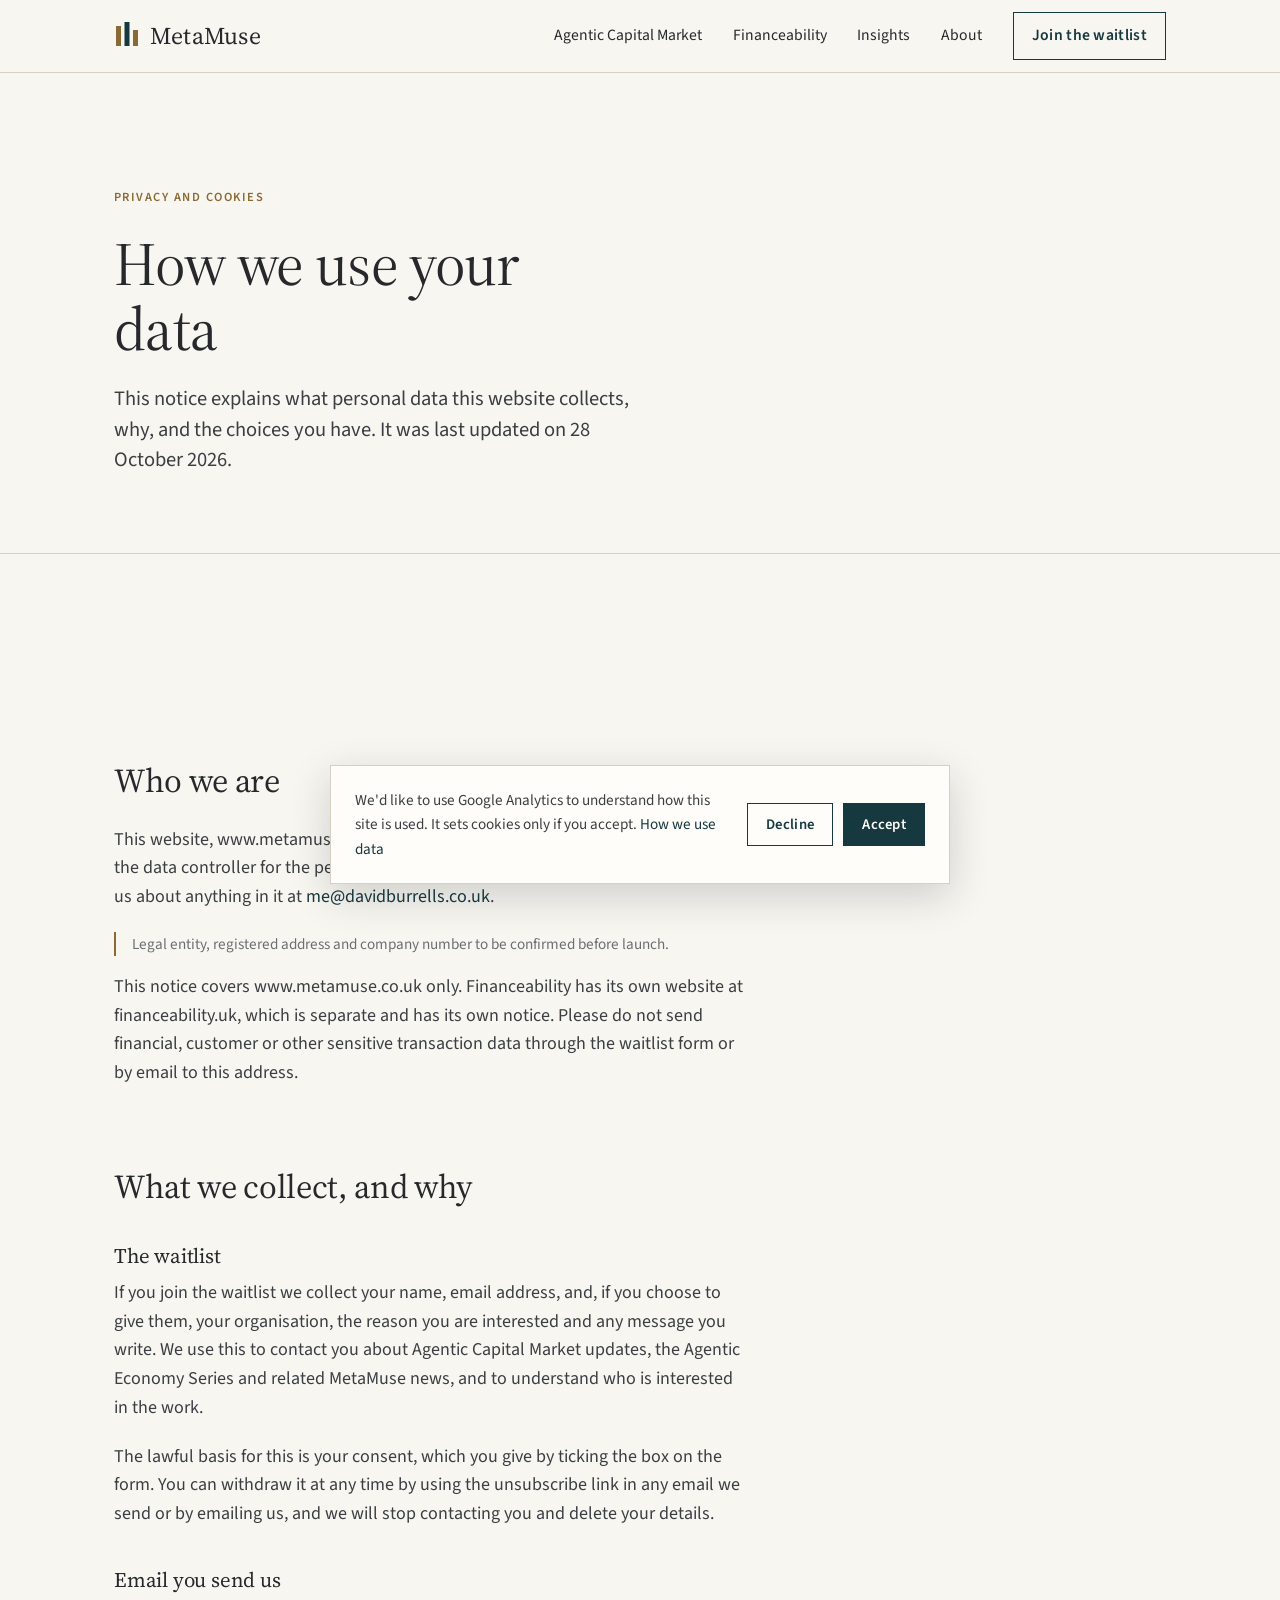
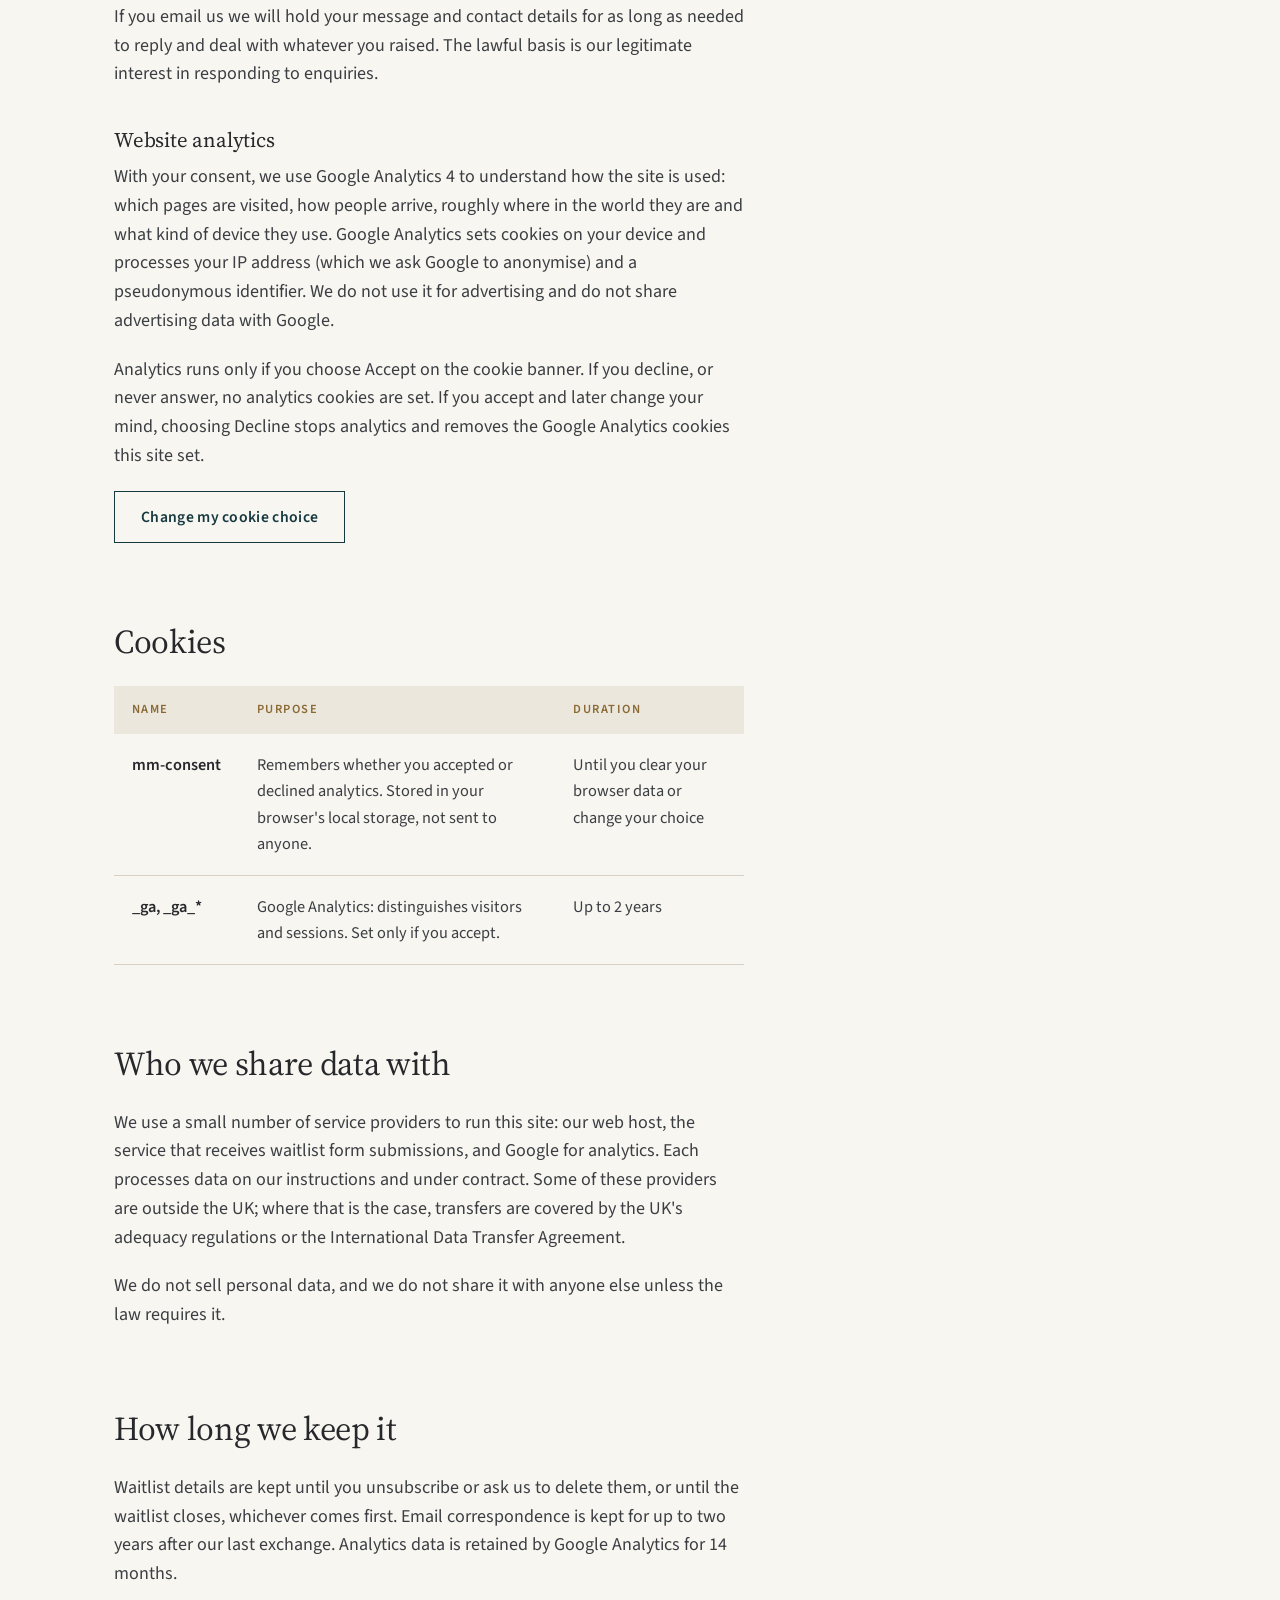
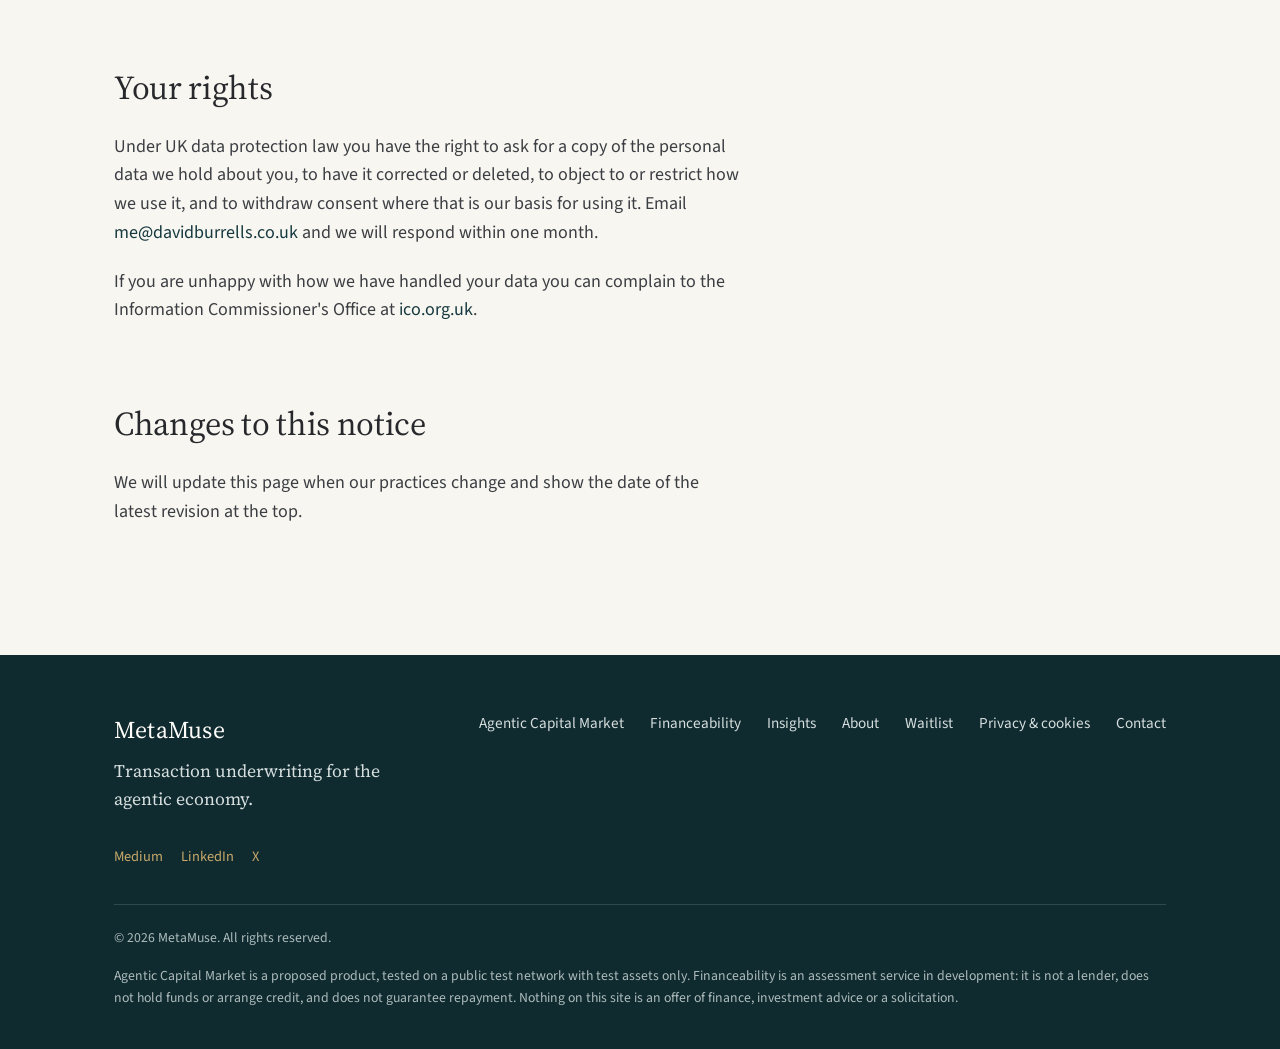
<file: privacy.html>
<!doctype html>
<html lang="en-GB">
<head>
  <meta charset="utf-8">
  <meta name="viewport" content="width=device-width, initial-scale=1">
  <title>Privacy and cookies — MetaMuse</title>
  <meta name="description" content="How MetaMuse collects and uses personal data on this website, and the cookies it sets.">
  <link rel="canonical" href="https://www.metamuse.co.uk/privacy.html">
  <link rel="icon" href="favicon.svg" type="image/svg+xml">
  <link rel="preconnect" href="https://fonts.googleapis.com">
  <link rel="preconnect" href="https://fonts.gstatic.com" crossorigin>
  <link href="https://fonts.googleapis.com/css2?family=Source+Sans+3:wght@400;600&family=Source+Serif+4:opsz,wght@8..60,400;8..60,500&display=swap" rel="stylesheet">
  <link rel="stylesheet" href="style.css">
</head>
<body>
<a class="skip" href="#main">Skip to content</a>

<header class="site-header">
  <div class="wrap">
    <a class="brand" href="index.html" aria-label="MetaMuse home">
      <svg class="mark" viewBox="0 0 26 26" aria-hidden="true"><rect x="2" y="4" width="5" height="20" fill="#8a6a34"/><rect x="10.5" y="0" width="5" height="24" fill="#16393f"/><rect x="19" y="8" width="5" height="16" fill="#8a6a34"/></svg>
      MetaMuse
    </a>
    <button class="nav-toggle" aria-expanded="false" aria-controls="nav">Menu</button>
    <nav class="nav" id="nav" aria-label="Primary">
      <a href="agentic-capital-market.html">Agentic Capital Market</a>
      <a href="https://financeability.uk" rel="noopener" data-track="financeability_outbound" data-track-location="header">Financeability<span class="visually-hidden"> (opens financeability.uk)</span></a>
      <a href="insights.html">Insights</a>
      <a href="about.html">About</a>
      <a class="btn ghost" href="waitlist.html">Join the waitlist</a>
    </nav>
  </div>
</header>

<main id="main">

  <section class="page-hero">
    <div class="wrap">
      <p class="eyebrow">Privacy and cookies</p>
      <h1>How we use your data</h1>
      <p class="lede">This notice explains what personal data this website collects, why, and the choices you have. It was last updated on 28 October 2026.</p>
    </div>
  </section>

  <section class="section">
    <div class="wrap">
      <div class="prose">

        <h2>Who we are</h2>
        <p>This website, www.metamuse.co.uk, is operated by MetaMuse (“we”, “us”). We are the data controller for the personal data described in this notice. You can contact us about anything in it at <a href="mailto:me@davidburrells.co.uk">me@davidburrells.co.uk</a>.</p>
        <p class="note">Legal entity, registered address and company number to be confirmed before launch.</p>
        <p>This notice covers www.metamuse.co.uk only. Financeability has its own website at financeability.uk, which is separate and has its own notice. Please do not send financial, customer or other sensitive transaction data through the waitlist form or by email to this address.</p>

        <h2>What we collect, and why</h2>

        <h3>The waitlist</h3>
        <p>If you join the waitlist we collect your name, email address, and, if you choose to give them, your organisation, the reason you are interested and any message you write. We use this to contact you about Agentic Capital Market updates, the Agentic Economy Series and related MetaMuse news, and to understand who is interested in the work.</p>
        <p>The lawful basis for this is your consent, which you give by ticking the box on the form. You can withdraw it at any time by using the unsubscribe link in any email we send or by emailing us, and we will stop contacting you and delete your details.</p>

        <h3>Email you send us</h3>
        <p>If you email us we will hold your message and contact details for as long as needed to reply and deal with whatever you raised. The lawful basis is our legitimate interest in responding to enquiries.</p>

        <h3>Website analytics</h3>
        <p>With your consent, we use Google Analytics 4 to understand how the site is used: which pages are visited, how people arrive, roughly where in the world they are and what kind of device they use. Google Analytics sets cookies on your device and processes your IP address (which we ask Google to anonymise) and a pseudonymous identifier. We do not use it for advertising and do not share advertising data with Google.</p>
        <p>Analytics runs only if you choose Accept on the cookie banner. If you decline, or never answer, no analytics cookies are set. If you accept and later change your mind, choosing Decline stops analytics and removes the Google Analytics cookies this site set.</p>
        <p><button class="btn ghost" type="button" data-consent-reset>Change my cookie choice</button></p>

        <h2>Cookies</h2>
        <table class="table" style="margin: 16px 0 24px">
          <thead><tr><th scope="col">Name</th><th scope="col">Purpose</th><th scope="col">Duration</th></tr></thead>
          <tbody>
            <tr><td>mm-consent</td><td>Remembers whether you accepted or declined analytics. Stored in your browser's local storage, not sent to anyone.</td><td>Until you clear your browser data or change your choice</td></tr>
            <tr><td>_ga, _ga_*</td><td>Google Analytics: distinguishes visitors and sessions. Set only if you accept.</td><td>Up to 2 years</td></tr>
          </tbody>
        </table>

        <h2>Who we share data with</h2>
        <p>We use a small number of service providers to run this site: our web host, the service that receives waitlist form submissions, and Google for analytics. Each processes data on our instructions and under contract. Some of these providers are outside the UK; where that is the case, transfers are covered by the UK's adequacy regulations or the International Data Transfer Agreement.</p>
        <p>We do not sell personal data, and we do not share it with anyone else unless the law requires it.</p>

        <h2>How long we keep it</h2>
        <p>Waitlist details are kept until you unsubscribe or ask us to delete them, or until the waitlist closes, whichever comes first. Email correspondence is kept for up to two years after our last exchange. Analytics data is retained by Google Analytics for 14 months.</p>

        <h2>Your rights</h2>
        <p>Under UK data protection law you have the right to ask for a copy of the personal data we hold about you, to have it corrected or deleted, to object to or restrict how we use it, and to withdraw consent where that is our basis for using it. Email <a href="mailto:me@davidburrells.co.uk">me@davidburrells.co.uk</a> and we will respond within one month.</p>
        <p>If you are unhappy with how we have handled your data you can complain to the Information Commissioner's Office at <a href="https://ico.org.uk" rel="noopener">ico.org.uk</a>.</p>

        <h2>Changes to this notice</h2>
        <p>We will update this page when our practices change and show the date of the latest revision at the top.</p>

      </div>
    </div>
  </section>

</main>

<footer class="site-footer">
  <div class="wrap">
    <div class="top">
      <div>
        <a class="brand" href="index.html">MetaMuse</a>
        <p class="tag">Transaction underwriting for the agentic economy.</p>
      </div>
      <nav aria-label="Footer">
        <a href="agentic-capital-market.html">Agentic Capital Market</a>
        <a href="https://financeability.uk" rel="noopener" data-track="financeability_outbound" data-track-location="footer">Financeability<span class="visually-hidden"> (opens financeability.uk)</span></a>
        <a href="insights.html">Insights</a>
        <a href="about.html">About</a>
        <a href="waitlist.html">Waitlist</a>
        <a href="privacy.html">Privacy &amp; cookies</a>
        <a href="mailto:me@davidburrells.co.uk">Contact</a>
      </nav>
      <nav class="social" aria-label="Social">
        <a href="https://medium.com/@dburrells" rel="me noopener" target="_blank">Medium</a>
        <a href="https://www.linkedin.com/in/daveburrells/" rel="me noopener" target="_blank">LinkedIn</a>
        <a href="https://x.com/dburrells" rel="me noopener" target="_blank">X</a>
      </nav>
    </div>
    <div class="bottom">
      <span>&copy; <span data-year>2026</span> MetaMuse. All rights reserved.</span>
      <span>Agentic Capital Market is a proposed product, tested on a public test network with test assets only. Financeability is an assessment service in development: it is not a lender, does not hold funds or arrange credit, and does not guarantee repayment. Nothing on this site is an offer of finance, investment advice or a solicitation.</span>
    </div>
  </div>
</footer>

<div class="cookie" role="dialog" aria-label="Cookie choice" aria-live="polite">
  <p>We'd like to use Google Analytics to understand how this site is used. It sets cookies only if you accept. <a href="privacy.html">How we use data</a></p>
  <div class="actions">
    <button class="btn ghost" type="button" data-consent="decline">Decline</button>
    <button class="btn" type="button" data-consent="accept">Accept</button>
  </div>
</div>

<script src="main.js"></script>
</body>
</html>
</file>
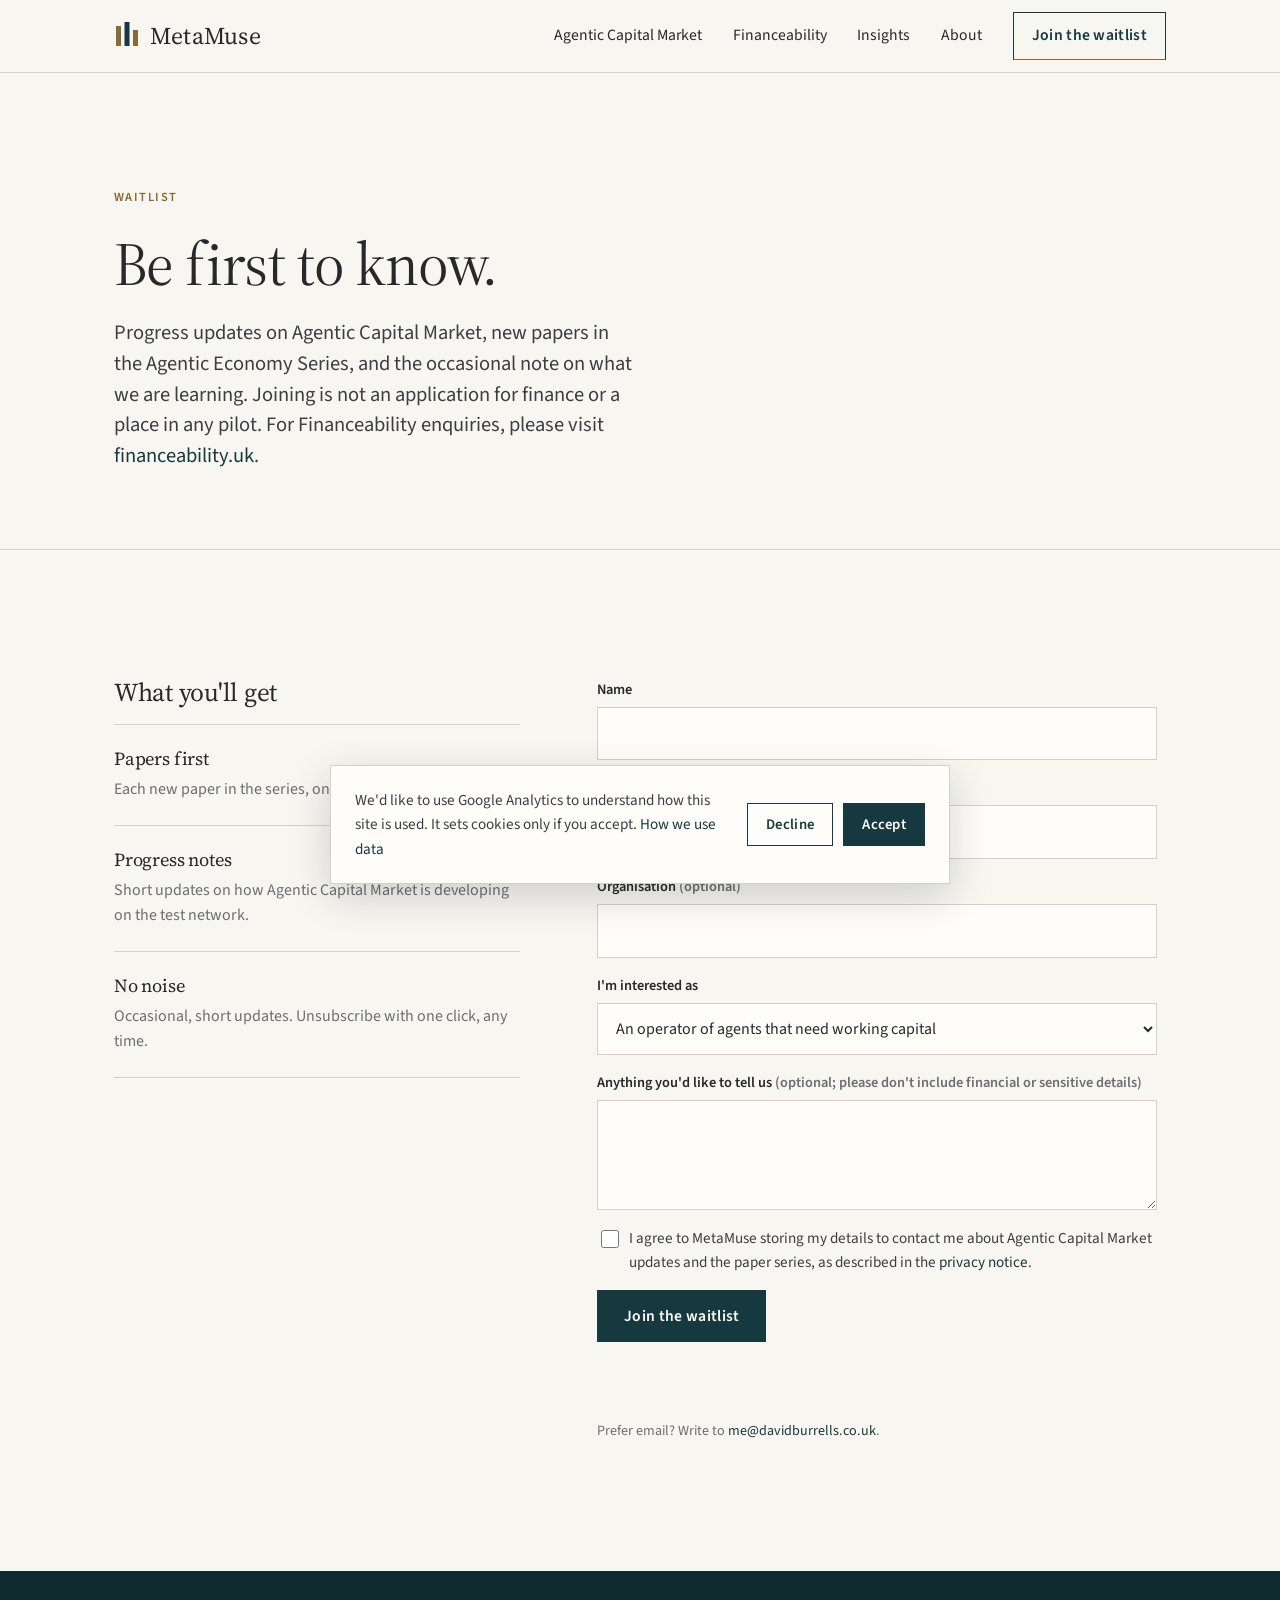
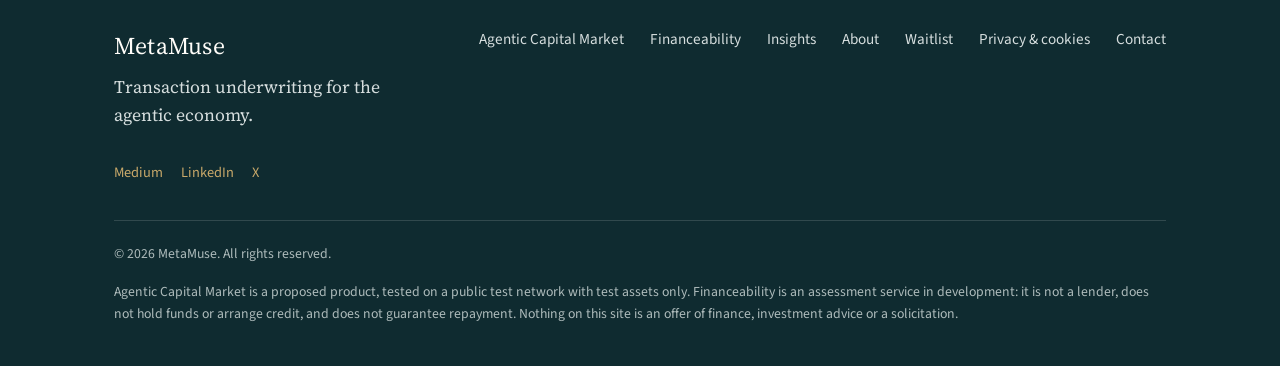
<file: waitlist.html>
<!doctype html>
<html lang="en-GB">
<head>
  <meta charset="utf-8">
  <meta name="viewport" content="width=device-width, initial-scale=1">
  <title>Join the waitlist — MetaMuse</title>
  <meta name="description" content="Join the MetaMuse waitlist for progress updates on Agentic Capital Market and new papers in the Agentic Economy Series.">
  <link rel="canonical" href="https://www.metamuse.co.uk/waitlist.html">
  <link rel="icon" href="favicon.svg" type="image/svg+xml">
  <link rel="preconnect" href="https://fonts.googleapis.com">
  <link rel="preconnect" href="https://fonts.gstatic.com" crossorigin>
  <link href="https://fonts.googleapis.com/css2?family=Source+Sans+3:wght@400;600&family=Source+Serif+4:opsz,wght@8..60,400;8..60,500&display=swap" rel="stylesheet">
  <link rel="stylesheet" href="style.css">
</head>
<body>
<a class="skip" href="#main">Skip to content</a>

<header class="site-header">
  <div class="wrap">
    <a class="brand" href="index.html" aria-label="MetaMuse home">
      <svg class="mark" viewBox="0 0 26 26" aria-hidden="true"><rect x="2" y="4" width="5" height="20" fill="#8a6a34"/><rect x="10.5" y="0" width="5" height="24" fill="#16393f"/><rect x="19" y="8" width="5" height="16" fill="#8a6a34"/></svg>
      MetaMuse
    </a>
    <button class="nav-toggle" aria-expanded="false" aria-controls="nav">Menu</button>
    <nav class="nav" id="nav" aria-label="Primary">
      <a href="agentic-capital-market.html">Agentic Capital Market</a>
      <a href="https://financeability.uk" rel="noopener" data-track="financeability_outbound" data-track-location="header">Financeability<span class="visually-hidden"> (opens financeability.uk)</span></a>
      <a href="insights.html">Insights</a>
      <a href="about.html">About</a>
      <a class="btn ghost" href="waitlist.html" aria-current="page">Join the waitlist</a>
    </nav>
  </div>
</header>

<main id="main">

  <section class="page-hero">
    <div class="wrap">
      <p class="eyebrow">Waitlist</p>
      <h1>Be first to know.</h1>
      <p class="lede">Progress updates on Agentic Capital Market, new papers in the Agentic Economy Series, and the occasional note on what we are learning. Joining is not an application for finance or a place in any pilot. For Financeability enquiries, please visit <a href="https://financeability.uk" rel="noopener" data-track="financeability_outbound" data-track-location="waitlist">financeability.uk</a>.</p>
    </div>
  </section>

  <section class="section">
    <div class="wrap">
      <div class="split">
        <div class="measure">
          <h2 style="font-size: 1.6rem; margin-bottom: 18px">What you'll get</h2>
          <ul class="line-list plain">
            <li><div><h4>Papers first</h4><p>Each new paper in the series, on the day it publishes.</p></div></li>
            <li><div><h4>Progress notes</h4><p>Short updates on how Agentic Capital Market is developing on the test network.</p></div></li>
            <li><div><h4>No noise</h4><p>Occasional, short updates. Unsubscribe with one click, any time.</p></div></li>
          </ul>
        </div>
        <form class="waitlist-form" action="#" method="post" novalidate>
          <div class="field">
            <label for="wl-name">Name</label>
            <input id="wl-name" name="name" type="text" autocomplete="name" required>
          </div>
          <div class="field">
            <label for="wl-email">Email</label>
            <input id="wl-email" name="email" type="email" autocomplete="email" required>
          </div>
          <div class="field">
            <label for="wl-org">Organisation <span class="muted">(optional)</span></label>
            <input id="wl-org" name="organisation" type="text" autocomplete="organization">
          </div>
          <div class="field">
            <label for="wl-interest">I'm interested as</label>
            <select id="wl-interest" name="interest">
              <option>An operator of agents that need working capital</option>
              <option>A lender or financial institution</option>
              <option>A platform or protocol builder</option>
              <option>A reader of the papers</option>
              <option>Something else</option>
            </select>
          </div>
          <div class="field">
            <label for="wl-msg">Anything you'd like to tell us <span class="muted">(optional; please don't include financial or sensitive details)</span></label>
            <textarea id="wl-msg" name="message"></textarea>
          </div>
          <div class="hp" aria-hidden="true">
            <label for="wl-website">Website</label>
            <input id="wl-website" name="company_website" type="text" tabindex="-1" autocomplete="off">
          </div>
          <div class="field check">
            <input id="wl-consent" name="consent" type="checkbox" required>
            <label for="wl-consent">I agree to MetaMuse storing my details to contact me about Agentic Capital Market updates and the paper series, as described in the <a href="privacy.html">privacy notice</a>.</label>
          </div>
          <div>
            <button class="btn" type="submit">Join the waitlist</button>
          </div>
          <p class="form-status" role="status" aria-live="polite"></p>
          <p class="form-note">Prefer email? Write to <a href="mailto:me@davidburrells.co.uk">me@davidburrells.co.uk</a>.</p>
        </form>
      </div>
    </div>
  </section>

</main>

<footer class="site-footer">
  <div class="wrap">
    <div class="top">
      <div>
        <a class="brand" href="index.html">MetaMuse</a>
        <p class="tag">Transaction underwriting for the agentic economy.</p>
      </div>
      <nav aria-label="Footer">
        <a href="agentic-capital-market.html">Agentic Capital Market</a>
        <a href="https://financeability.uk" rel="noopener" data-track="financeability_outbound" data-track-location="footer">Financeability<span class="visually-hidden"> (opens financeability.uk)</span></a>
        <a href="insights.html">Insights</a>
        <a href="about.html">About</a>
        <a href="waitlist.html">Waitlist</a>
        <a href="privacy.html">Privacy &amp; cookies</a>
        <a href="mailto:me@davidburrells.co.uk">Contact</a>
      </nav>
      <nav class="social" aria-label="Social">
        <a href="https://medium.com/@dburrells" rel="me noopener" target="_blank">Medium</a>
        <a href="https://www.linkedin.com/in/daveburrells/" rel="me noopener" target="_blank">LinkedIn</a>
        <a href="https://x.com/dburrells" rel="me noopener" target="_blank">X</a>
      </nav>
    </div>
    <div class="bottom">
      <span>&copy; <span data-year>2026</span> MetaMuse. All rights reserved.</span>
      <span>Agentic Capital Market is a proposed product, tested on a public test network with test assets only. Financeability is an assessment service in development: it is not a lender, does not hold funds or arrange credit, and does not guarantee repayment. Nothing on this site is an offer of finance, investment advice or a solicitation.</span>
    </div>
  </div>
</footer>

<div class="cookie" role="dialog" aria-label="Cookie choice" aria-live="polite">
  <p>We'd like to use Google Analytics to understand how this site is used. It sets cookies only if you accept. <a href="privacy.html">How we use data</a></p>
  <div class="actions">
    <button class="btn ghost" type="button" data-consent="decline">Decline</button>
    <button class="btn" type="button" data-consent="accept">Accept</button>
  </div>
</div>

<script src="main.js"></script>
</body>
</html>
</file>
<file: style.css>
/* MetaMuse — site styles
   Palette and type follow the Agentic Capital Market deck:
   warm stone ground, deep teal, muted gold, editorial serif. */

:root {
  --cream: #f8f6f1;
  --stone: #ece7dd;
  --stone-deep: #ddd6c8;
  --line: #d6cfc2;
  --ink: #26282b;
  --body: #3b3e42;
  --muted: #6b6e72;
  --teal: #16393f;
  --teal-deep: #0f2b30;
  --teal-soft: #1f4a51;
  --gold: #8a6a34;
  --gold-light: #c9a96a;
  --sage: #7f9389;
  --white: #fffdf9;

  --serif: "Source Serif 4", "Iowan Old Style", "Palatino Linotype", Georgia, serif;
  --sans: "Source Sans 3", "Segoe UI", "Helvetica Neue", Arial, sans-serif;

  --max: 1180px;
  --gutter: clamp(20px, 5vw, 72px);
  --section: clamp(72px, 10vw, 140px);
}

*, *::before, *::after { box-sizing: border-box; }

html { scroll-behavior: smooth; -webkit-text-size-adjust: 100%; }
@media (prefers-reduced-motion: reduce) {
  html { scroll-behavior: auto; }
  *, *::before, *::after { transition: none !important; animation: none !important; }
}

body {
  margin: 0;
  background: var(--cream);
  color: var(--body);
  font-family: var(--sans);
  font-size: 18px;
  line-height: 1.6;
  font-weight: 400;
}

h1, h2, h3, h4 {
  font-family: var(--serif);
  color: var(--ink);
  font-weight: 400;
  margin: 0;
  letter-spacing: -0.01em;
}

h1 { font-size: clamp(2.5rem, 4.4vw, 3.8rem); line-height: 1.08; }
h2 { font-size: clamp(2rem, 4vw, 3rem); line-height: 1.12; }
h3 { font-size: clamp(1.35rem, 2.2vw, 1.7rem); line-height: 1.25; }
h4 { font-size: 1.15rem; line-height: 1.3; }

p { margin: 0 0 1.1em; }
p:last-child { margin-bottom: 0; }

a { color: var(--teal); text-decoration: none; }
a:hover { text-decoration: underline; text-underline-offset: 0.18em; }
a:focus-visible, button:focus-visible, input:focus-visible, select:focus-visible, textarea:focus-visible {
  outline: 2px solid var(--gold);
  outline-offset: 3px;
}

.wrap { max-width: var(--max); margin: 0 auto; padding: 0 var(--gutter); }

.eyebrow {
  font-family: var(--sans);
  font-size: 0.78rem;
  font-weight: 600;
  letter-spacing: 0.12em;
  text-transform: uppercase;
  color: var(--gold);
  margin: 0 0 1.4rem;
}

.lede {
  font-size: clamp(1.15rem, 1.6vw, 1.4rem);
  line-height: 1.5;
  color: var(--body);
  max-width: 44ch;
}

.measure { max-width: 64ch; }
.serif { font-family: var(--serif); }
.muted { color: var(--muted); }
.small { font-size: 0.92rem; }

/* ---------- Header ---------- */

.site-header {
  position: sticky;
  top: 0;
  z-index: 50;
  background: rgba(248, 246, 241, 0.92);
  backdrop-filter: blur(8px);
  border-bottom: 1px solid var(--line);
}
.site-header .wrap {
  display: flex;
  align-items: center;
  justify-content: space-between;
  min-height: 72px;
  gap: 24px;
}
.brand {
  display: inline-flex;
  align-items: baseline;
  gap: 10px;
  font-family: var(--serif);
  font-size: 1.5rem;
  color: var(--ink);
  letter-spacing: 0.01em;
}
.brand:hover { text-decoration: none; }
.brand .mark {
  display: inline-block;
  width: 26px;
  height: 26px;
  transform: translateY(4px);
}
.nav { display: flex; align-items: center; gap: clamp(16px, 2.4vw, 34px); }
.nav a {
  font-size: 0.98rem;
  color: var(--ink);
  padding: 6px 0;
  border-bottom: 1px solid transparent;
}
.nav a:hover { text-decoration: none; border-bottom-color: var(--gold); }
.nav a[aria-current="page"] { border-bottom-color: var(--gold); }
.nav .btn { padding: 10px 18px; border: 1px solid var(--teal); }

.nav-toggle {
  display: none;
  background: none;
  border: 1px solid var(--line);
  padding: 8px 12px;
  font: inherit;
  color: var(--ink);
  cursor: pointer;
}

@media (max-width: 840px) {
  .nav-toggle { display: inline-block; }
  .nav {
    display: none;
    position: absolute;
    left: 0; right: 0; top: 100%;
    flex-direction: column;
    align-items: stretch;
    gap: 0;
    background: var(--cream);
    border-bottom: 1px solid var(--line);
    padding: 8px var(--gutter) 20px;
  }
  .nav.open { display: flex; }
  .nav a { padding: 14px 0; border-bottom: 1px solid var(--line); font-size: 1.05rem; }
  .nav a[aria-current="page"] { border-bottom-color: var(--line); color: var(--gold); }
  .nav .btn { margin-top: 14px; text-align: center; border: 1px solid var(--teal); }
}

/* ---------- Buttons ---------- */

.btn {
  display: inline-block;
  font-family: var(--sans);
  font-size: 0.98rem;
  font-weight: 600;
  letter-spacing: 0.02em;
  padding: 14px 26px;
  background: var(--teal);
  color: var(--white);
  border: 1px solid var(--teal);
  cursor: pointer;
  transition: background 0.15s ease, color 0.15s ease;
}
.btn:hover { background: var(--teal-deep); text-decoration: none; }
.btn.ghost { background: transparent; color: var(--teal); }
.btn.ghost:hover { background: var(--teal); color: var(--white); }
.btn.light { background: var(--cream); color: var(--teal); border-color: var(--cream); }
.btn.light:hover { background: var(--white); }
.btn.gold { background: var(--gold); border-color: var(--gold); color: var(--white); }
.btn.gold:hover { background: #74582a; }

.link-arrow { font-weight: 600; white-space: nowrap; }
.link-arrow::after { content: " \2192"; }

/* ---------- Hero ---------- */

.hero {
  display: grid;
  grid-template-columns: minmax(0, 46%) minmax(0, 54%);
  min-height: calc(100vh - 72px);
  min-height: calc(100svh - 72px);
}
.hero-copy {
  padding: clamp(56px, 8vw, 120px) var(--gutter) clamp(56px, 8vw, 100px);
  display: flex;
  flex-direction: column;
  justify-content: center;
  gap: 0;
}
.hero-copy .eyebrow { margin-bottom: clamp(40px, 7vh, 90px); }
.hero-copy h1 { margin-bottom: 28px; }
.hero-copy .rule {
  width: 84px;
  height: 2px;
  background: var(--gold);
  margin: 0 0 28px 4px;
}
.hero-copy .lede { margin-bottom: 36px; font-family: var(--serif); font-size: clamp(1.3rem, 1.9vw, 1.65rem); color: var(--ink); }
.hero-copy .sub { color: var(--muted); font-size: 1.1rem; margin-bottom: 40px; max-width: 36ch; }
.hero-actions { display: flex; gap: 14px; flex-wrap: wrap; }
.hero-art {
  position: relative;
  overflow: hidden;
  background: #c7b08c;
}
.hero-art svg { position: absolute; inset: 0; width: 100%; height: 100%; display: block; }

@media (max-width: 900px) {
  .hero { grid-template-columns: 1fr; min-height: 0; }
  .hero-art { min-height: 46vw; order: -1; }
  .hero-copy .eyebrow { margin-bottom: 28px; }
}

/* ---------- Sections ---------- */

.section { padding: var(--section) 0; }
.section + .section { border-top: 1px solid var(--line); }
.section.stone { background: var(--stone); border-top: 0; }
.section.teal { background: var(--teal); color: #d8e0e0; border-top: 0; }
.section.teal h2, .section.teal h3, .section.teal h4 { color: var(--white); }
.section.teal .eyebrow { color: var(--gold-light); }
.section.teal .lede { color: #d8e0e0; }
.section.teal .muted { color: #a9b6b6; }
.section.teal a { color: var(--white); }
.section.teal .line-list li { border-color: rgba(255,255,255,0.18); }

.section-head { margin-bottom: clamp(40px, 5vw, 72px); }
.section-head h2 { margin-bottom: 18px; }
.section-head .lede { max-width: 54ch; }

.split {
  display: grid;
  grid-template-columns: minmax(0, 5fr) minmax(0, 7fr);
  gap: clamp(32px, 6vw, 96px);
  align-items: start;
}
.split.even { grid-template-columns: 1fr 1fr; }
@media (max-width: 840px) { .split, .split.even { grid-template-columns: 1fr; } }

.statement {
  font-family: var(--serif);
  font-size: clamp(1.7rem, 3vw, 2.5rem);
  line-height: 1.2;
  color: var(--ink);
}

/* Line lists: heading + description rows separated by hairlines (deck style) */
.line-list { list-style: none; margin: 0; padding: 0; }
.line-list li {
  padding: 22px 0;
  border-bottom: 1px solid var(--line);
  display: grid;
  grid-template-columns: 34px 1fr;
  gap: 12px 18px;
}
.line-list li:first-child { border-top: 1px solid var(--line); }
.line-list .n { color: var(--gold); font-weight: 600; font-size: 0.8rem; padding-top: 6px; }
.line-list.plain li { grid-template-columns: 1fr; }
.line-list h4 { margin-bottom: 6px; }
.line-list p { color: var(--muted); font-size: 1rem; }

/* Era table */
.eras {
  display: grid;
  grid-template-columns: repeat(3, 1fr);
  gap: 0;
  border-top: 1px solid var(--line);
  border-bottom: 1px solid var(--line);
}
.era { padding: 36px 32px 36px 0; border-right: 1px solid var(--line); }
.era:last-child { border-right: 0; padding-right: 0; }
.era + .era { padding-left: 32px; }
.era .num { font-family: var(--serif); font-size: 3rem; color: var(--gold); line-height: 1; margin-bottom: 18px; }
.era h3 { margin-bottom: 10px; }
.era .verbs { font-family: var(--serif); font-size: 1.25rem; color: var(--teal); margin-bottom: 14px; }
.era p { font-size: 1rem; color: var(--muted); }
.era.now { position: relative; }
.era.now::before {
  content: "Where we are";
  position: absolute; top: -1px; left: 32px;
  font-size: 0.72rem; letter-spacing: 0.12em; text-transform: uppercase;
  color: var(--white); background: var(--gold); padding: 4px 10px;
  transform: translateY(-100%);
}
.era.next .num { color: var(--teal); }
@media (max-width: 840px) {
  .eras { grid-template-columns: 1fr; }
  .era, .era + .era { padding: 28px 0; border-right: 0; border-bottom: 1px solid var(--line); }
  .era:last-child { border-bottom: 0; }
  .era.now::before { left: 0; }
}

/* Timeline (order-to-cash) */
.timeline { list-style: none; margin: 0; padding: 0; display: grid; grid-template-columns: repeat(4, 1fr); gap: 24px; position: relative; }
.timeline::before { content: ""; position: absolute; left: 7px; right: 7px; top: 7px; height: 1px; background: var(--gold); }
.timeline li { position: relative; padding-top: 34px; }
.timeline li::before {
  content: ""; position: absolute; top: 0; left: 0;
  width: 15px; height: 15px; border-radius: 50%;
  background: var(--gold); border: 2px solid var(--cream);
}
.timeline li.funded::before { background: var(--teal); }
.timeline h3 { margin-bottom: 8px; }
.timeline p { color: var(--muted); font-size: 1rem; }
.timeline .interval {
  grid-column: 2 / 5;
  margin-top: 12px;
  border-top: 3px solid var(--teal);
  padding-top: 10px;
  text-align: center;
  font-size: 0.82rem; letter-spacing: 0.1em; text-transform: uppercase; color: var(--teal);
}
@media (max-width: 840px) {
  .timeline { grid-template-columns: 1fr; gap: 28px; padding-left: 32px; }
  .timeline::before { left: 7px; right: auto; top: 7px; bottom: 7px; width: 1px; height: auto; }
  .timeline li { padding-top: 0; }
  .timeline li::before { left: -32px; top: 6px; }
  .timeline .interval { grid-column: auto; text-align: left; }
}

/* Figures ($100 / $60 / $40) */
.figures { display: grid; grid-template-columns: repeat(3, 1fr); border-top: 1px solid var(--line); border-bottom: 1px solid var(--line); }
.figure { padding: 40px 32px 40px 0; border-right: 1px solid var(--line); }
.figure + .figure { padding-left: 32px; }
.figure:last-child { border-right: 0; }
.figure .amount { font-family: var(--serif); font-size: clamp(3rem, 6vw, 5rem); line-height: 1; color: var(--teal); margin-bottom: 12px; }
.figure .amount.gold { color: var(--gold); }
.figure .label { font-size: 0.78rem; letter-spacing: 0.12em; text-transform: uppercase; color: var(--gold); font-weight: 600; margin-bottom: 12px; }
.figure p { font-size: 1.05rem; }
@media (max-width: 840px) {
  .figures { grid-template-columns: 1fr; }
  .figure, .figure + .figure { padding: 28px 0; border-right: 0; border-bottom: 1px solid var(--line); }
  .figure:last-child { border-bottom: 0; }
}

/* Tables */
.table { width: 100%; border-collapse: collapse; font-size: 1.02rem; }
.table th {
  text-align: left; font-weight: 600; font-size: 0.78rem; letter-spacing: 0.12em; text-transform: uppercase;
  color: var(--gold); background: var(--stone); padding: 14px 18px;
}
.table td { padding: 18px; border-bottom: 1px solid var(--line); vertical-align: top; }
.table td:first-child { font-weight: 600; color: var(--ink); white-space: nowrap; }
.section.teal .table th { background: rgba(255,255,255,0.06); color: var(--gold-light); }
.section.teal .table td { border-color: rgba(255,255,255,0.14); }
.section.teal .table td:first-child { color: var(--white); }
.table-wrap { overflow-x: auto; -webkit-overflow-scrolling: touch; }
@media (max-width: 700px) {
  .table { font-size: 0.95rem; }
  .table th, .table td { padding: 12px 10px; }
  .table td:first-child { white-space: normal; }
}

/* Flow (commit → fund → verify → distribute) */
.flow { display: grid; grid-template-columns: repeat(4, 1fr); gap: 18px; }
.flow .step { border: 1px solid var(--line); padding: 26px 24px; position: relative; background: var(--cream); }
.flow .step .k { font-size: 0.75rem; color: var(--gold); font-weight: 600; letter-spacing: 0.1em; margin-bottom: 12px; }
.flow .step h3 { margin-bottom: 10px; }
.flow .step p { font-size: 0.98rem; color: var(--muted); }
.flow .step:not(:last-child)::after {
  content: "\2192"; position: absolute; right: -16px; top: 50%; transform: translateY(-50%);
  color: var(--gold); font-size: 1.2rem; background: var(--cream); padding: 0 2px;
}
.section.teal .flow .step { background: rgba(255,255,255,0.04); border-color: rgba(255,255,255,0.18); }
.section.teal .flow .step p { color: #b7c3c3; }
.section.teal .flow .step:not(:last-child)::after { background: var(--teal); color: var(--gold-light); }
@media (max-width: 900px) {
  .flow { grid-template-columns: 1fr 1fr; }
  .flow .step::after { display: none; }
}
@media (max-width: 520px) { .flow { grid-template-columns: 1fr; } }

/* Cards (papers) */
.papers { display: grid; grid-template-columns: repeat(2, 1fr); gap: 24px; }
.paper {
  display: block;
  border: 1px solid var(--line);
  padding: 32px 30px 28px;
  background: var(--white);
  color: inherit;
  position: relative;
}
.paper:hover { text-decoration: none; border-color: var(--gold); }
.paper .k { font-size: 0.75rem; letter-spacing: 0.12em; text-transform: uppercase; color: var(--gold); font-weight: 600; margin-bottom: 14px; }
.paper h3 { margin-bottom: 10px; }
.paper p { color: var(--muted); font-size: 1rem; margin-bottom: 18px; }
.paper .more { color: var(--teal); font-weight: 600; font-size: 0.95rem; }
.paper.soon { background: transparent; }
.paper.soon .k { color: var(--muted); }
@media (max-width: 760px) { .papers { grid-template-columns: 1fr; } }

/* Quote band */
.band { padding: clamp(64px, 9vw, 120px) 0; background: var(--teal); color: var(--white); }
.band .statement { color: var(--white); font-size: clamp(2rem, 4.4vw, 3.6rem); max-width: 18ch; margin-bottom: 36px; }
.band .rule { width: 100%; height: 1px; background: rgba(255,255,255,0.25); margin: 0 0 36px; }
.band p { color: #c9d3d3; font-family: var(--serif); font-size: clamp(1.2rem, 1.8vw, 1.5rem); max-width: 34ch; }

/* Waitlist */
.waitlist-form { display: grid; gap: 16px; max-width: 560px; }
.field { display: grid; gap: 6px; }
.field label { font-size: 0.9rem; font-weight: 600; color: var(--ink); }
.field input, .field select, .field textarea {
  font: inherit; font-size: 1rem; padding: 13px 14px;
  border: 1px solid var(--line); background: var(--white); color: var(--ink);
  width: 100%;
}
.field textarea { min-height: 110px; resize: vertical; }
.field.check { grid-template-columns: 20px 1fr; align-items: start; gap: 12px; }
.field.check input { width: 18px; height: 18px; margin-top: 4px; padding: 0; }
.field.check label { font-weight: 400; color: var(--body); font-size: 0.95rem; }
.form-note { font-size: 0.88rem; color: var(--muted); }
.form-status { font-size: 0.95rem; margin-top: 8px; min-height: 1.4em; }
.form-status.ok { color: var(--teal); font-weight: 600; }
.form-status.err { color: #8d3b2e; }
.hp { position: absolute; left: -9999px; width: 1px; height: 1px; overflow: hidden; }

/* Page hero (inner pages) */
.page-hero { padding: clamp(64px, 9vw, 120px) 0 clamp(40px, 6vw, 80px); border-bottom: 1px solid var(--line); }
.page-hero h1 { font-size: clamp(2.4rem, 5vw, 3.8rem); margin-bottom: 22px; max-width: 16ch; }
.page-hero .lede { max-width: 52ch; }

/* Prose */
.prose { max-width: 70ch; }
.prose h2 { font-size: clamp(1.6rem, 2.6vw, 2.1rem); margin: 2.4em 0 0.8em; }
.prose h3 { font-size: 1.3rem; margin: 1.8em 0 0.5em; }
.prose ul, .prose ol { padding-left: 1.3em; }
.prose li { margin-bottom: 0.5em; }
.prose .note { font-size: 0.95rem; color: var(--muted); border-left: 2px solid var(--gold); padding-left: 16px; }

/* Footer */
.site-footer { background: var(--teal-deep); color: #aebbbb; padding: 56px 0 40px; font-size: 0.95rem; }
.site-footer .top { display: flex; justify-content: space-between; gap: 32px; flex-wrap: wrap; align-items: flex-start; margin-bottom: 36px; }
.site-footer .brand { color: var(--white); }
.site-footer .tag { font-family: var(--serif); color: #d6dede; font-size: 1.1rem; margin-top: 8px; max-width: 30ch; }
.site-footer nav { display: flex; gap: 26px; flex-wrap: wrap; }
.site-footer a { color: #d6dede; }
.site-footer .bottom { border-top: 1px solid rgba(255,255,255,0.14); padding-top: 22px; display: flex; justify-content: space-between; gap: 16px; flex-wrap: wrap; font-size: 0.86rem; }

/* Cookie banner */
.cookie {
  position: fixed; left: 16px; right: 16px; bottom: 16px; z-index: 100;
  max-width: 620px; margin: 0 auto;
  background: var(--white); color: var(--body);
  border: 1px solid var(--line);
  box-shadow: 0 12px 40px rgba(20, 30, 32, 0.18);
  padding: 22px 24px;
  display: none;
  gap: 16px;
  align-items: center;
  flex-wrap: wrap;
}
.cookie.show { display: flex; }
.cookie p { flex: 1 1 320px; margin: 0; font-size: 0.95rem; }
.cookie .actions { display: flex; gap: 10px; }
.cookie .btn { padding: 10px 18px; font-size: 0.92rem; }

/* Skip link */
.skip { position: absolute; left: -9999px; top: 8px; background: var(--gold); color: var(--white); padding: 8px 12px; z-index: 200; }
.skip:focus { left: 8px; }

/* Definition pairs (what we are / are not) */
.pair { display: grid; grid-template-columns: 1fr 1fr; gap: clamp(28px, 5vw, 72px); }
.pair .col h3 { margin-bottom: 18px; padding-bottom: 12px; border-bottom: 2px solid var(--gold); display: inline-block; }
.pair ul { list-style: none; padding: 0; margin: 0; }
.pair li { padding: 12px 0; border-bottom: 1px solid var(--line); }
@media (max-width: 760px) { .pair { grid-template-columns: 1fr; } }

/* Principles grid */
.principles { display: grid; grid-template-columns: repeat(3, 1fr); gap: 0; border-top: 1px solid var(--line); }
.principle { padding: 32px 28px 32px 0; border-bottom: 1px solid var(--line); border-right: 1px solid var(--line); }
.principle:nth-child(3n) { border-right: 0; }
.principle:nth-child(3n+2), .principle:nth-child(3n) { padding-left: 28px; }
.principle h3 { font-size: 1.25rem; margin-bottom: 10px; }
.principle p { font-size: 1rem; color: var(--muted); }
@media (max-width: 840px) {
  .principles { grid-template-columns: 1fr; }
  .principle, .principle:nth-child(3n+2), .principle:nth-child(3n) { padding: 24px 0; border-right: 0; }
}

/* Footer social links */
.site-footer .top { align-items: flex-start; }
.site-footer .social { gap: 18px; font-size: 0.9rem; }
.site-footer .social a { color: var(--gold-light); }
.blog-list h4 a { color: var(--ink); }
.blog-list h4 a:hover { color: var(--teal); }

/* Photography */
.photo { display: block; width: 100%; height: auto; }
.photo-wide { margin: 0 0 clamp(40px, 5vw, 64px); }
.photo-wide img { display: block; width: 100%; height: clamp(260px, 42vw, 560px); object-fit: cover; }
.split .photo-col img { display: block; width: 100%; height: auto; }
.split .photo-col { align-self: stretch; }
.split .photo-col.cover img { height: 100%; min-height: 320px; object-fit: cover; }
.page-hero.with-photo { padding-bottom: 0; border-bottom: 0; }
.page-hero.with-photo .wrap { padding-bottom: clamp(40px, 6vw, 72px); }
.page-hero.with-photo img { display: block; width: 100%; height: clamp(240px, 36vw, 520px); object-fit: cover; }
.section.teal .photo-col img { border: 1px solid rgba(255,255,255,0.12); }

/* ---------- Products, status labels and accessibility helpers ---------- */
.visually-hidden {
  position: absolute; width: 1px; height: 1px; margin: -1px; padding: 0;
  overflow: hidden; clip: rect(0, 0, 0, 0); white-space: nowrap; border: 0;
}
.products { display: grid; grid-template-columns: repeat(2, 1fr); gap: 24px; }
.product { border: 1px solid var(--line); background: var(--white); padding: 32px 30px 28px; }
.product h3 { margin-bottom: 12px; }
.product p { margin-bottom: 14px; }
.status {
  display: inline-block; font-size: 0.75rem; letter-spacing: 0.12em; text-transform: uppercase;
  font-weight: 600; color: var(--gold); border: 1px solid var(--gold); padding: 4px 10px; margin-bottom: 18px;
}
.foundation-note { margin-top: 28px; max-width: 72ch; color: var(--muted); }
.example-note { margin: 0 0 16px; font-size: 0.95rem; }
.notice {
  border-left: 3px solid var(--gold); background: var(--stone); padding: 16px 20px; margin: 24px 0; max-width: 72ch;
}
.notice p { margin: 0; font-size: 1rem; }
@media (max-width: 760px) {
  .products { grid-template-columns: 1fr; }
}
.shots { display: grid; grid-template-columns: repeat(2, 1fr); gap: 24px; margin-top: 40px; }
.shots figure { margin: 0; }
.shots img { width: 100%; height: auto; border: 1px solid var(--line); display: block; }
.shots figcaption { margin-top: 10px; font-size: 0.95rem; color: var(--muted); }
@media (max-width: 760px) { .shots { grid-template-columns: 1fr; } }
</file>
